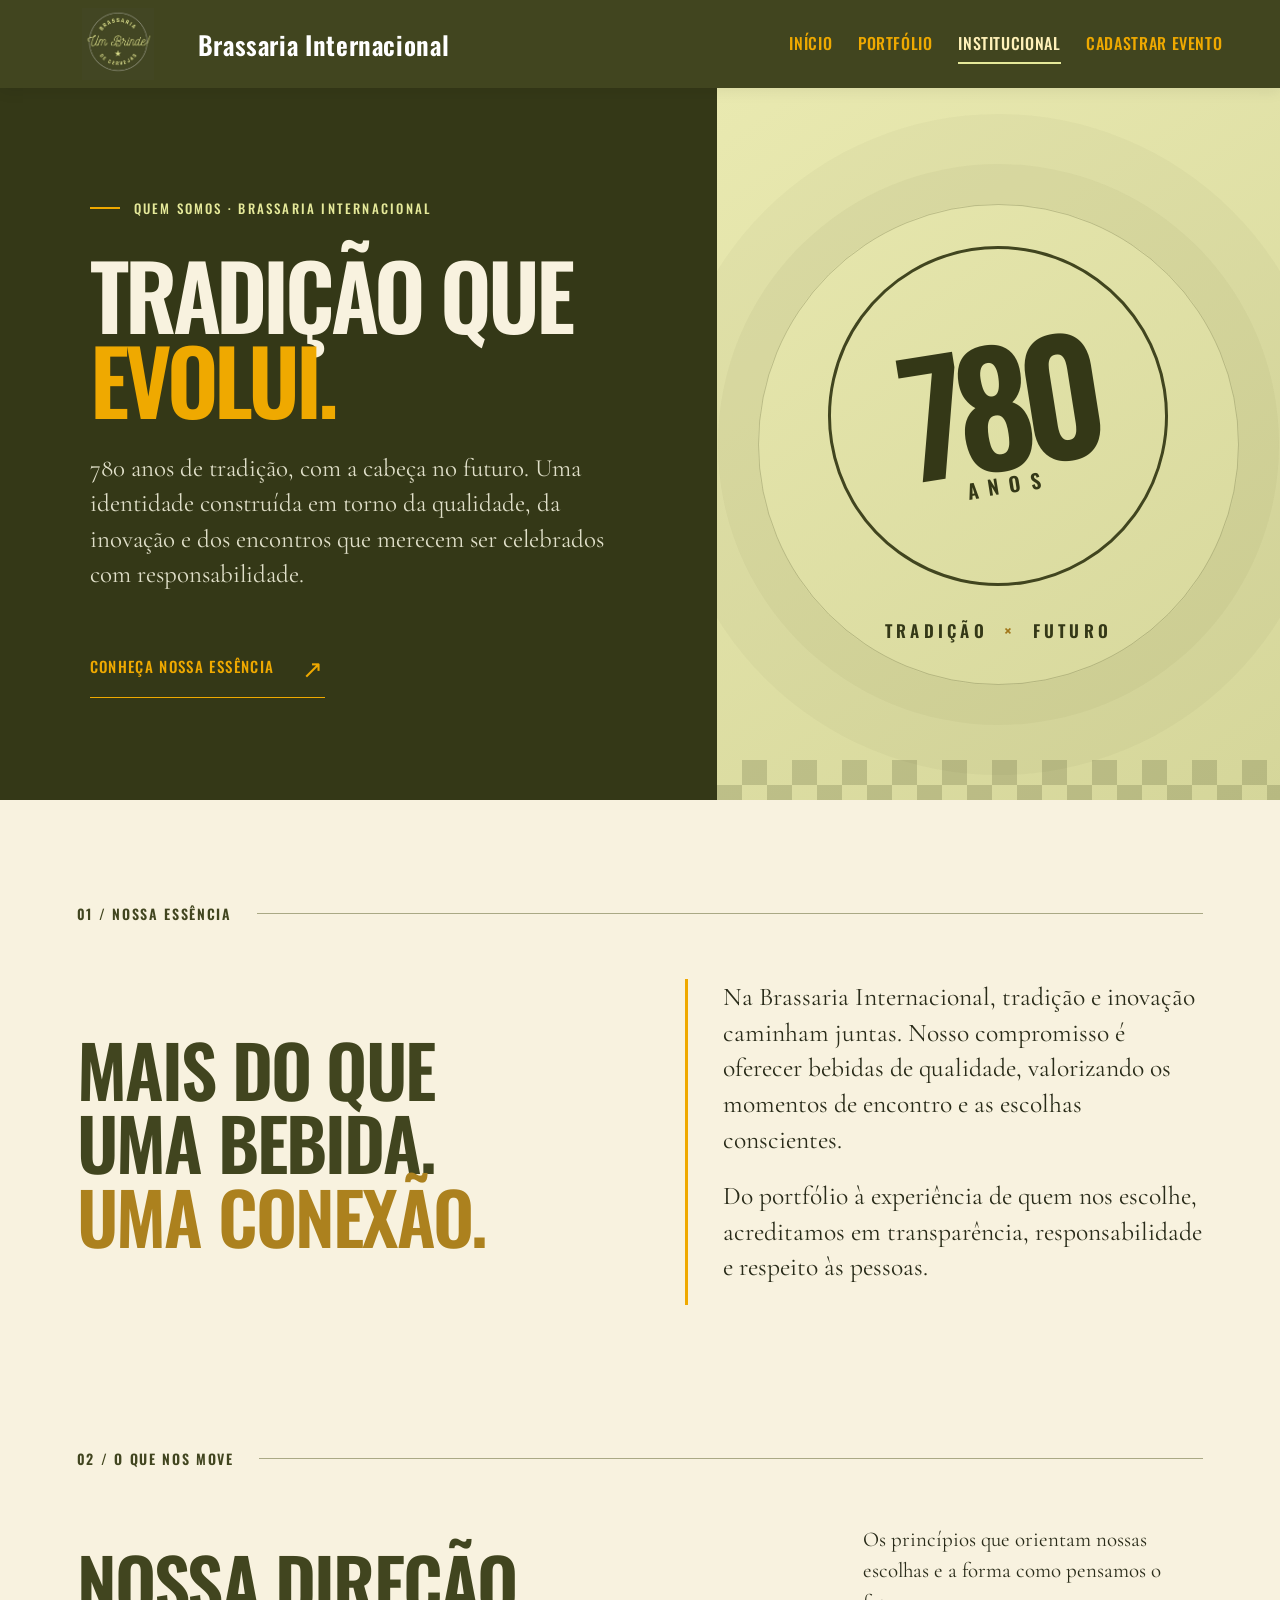
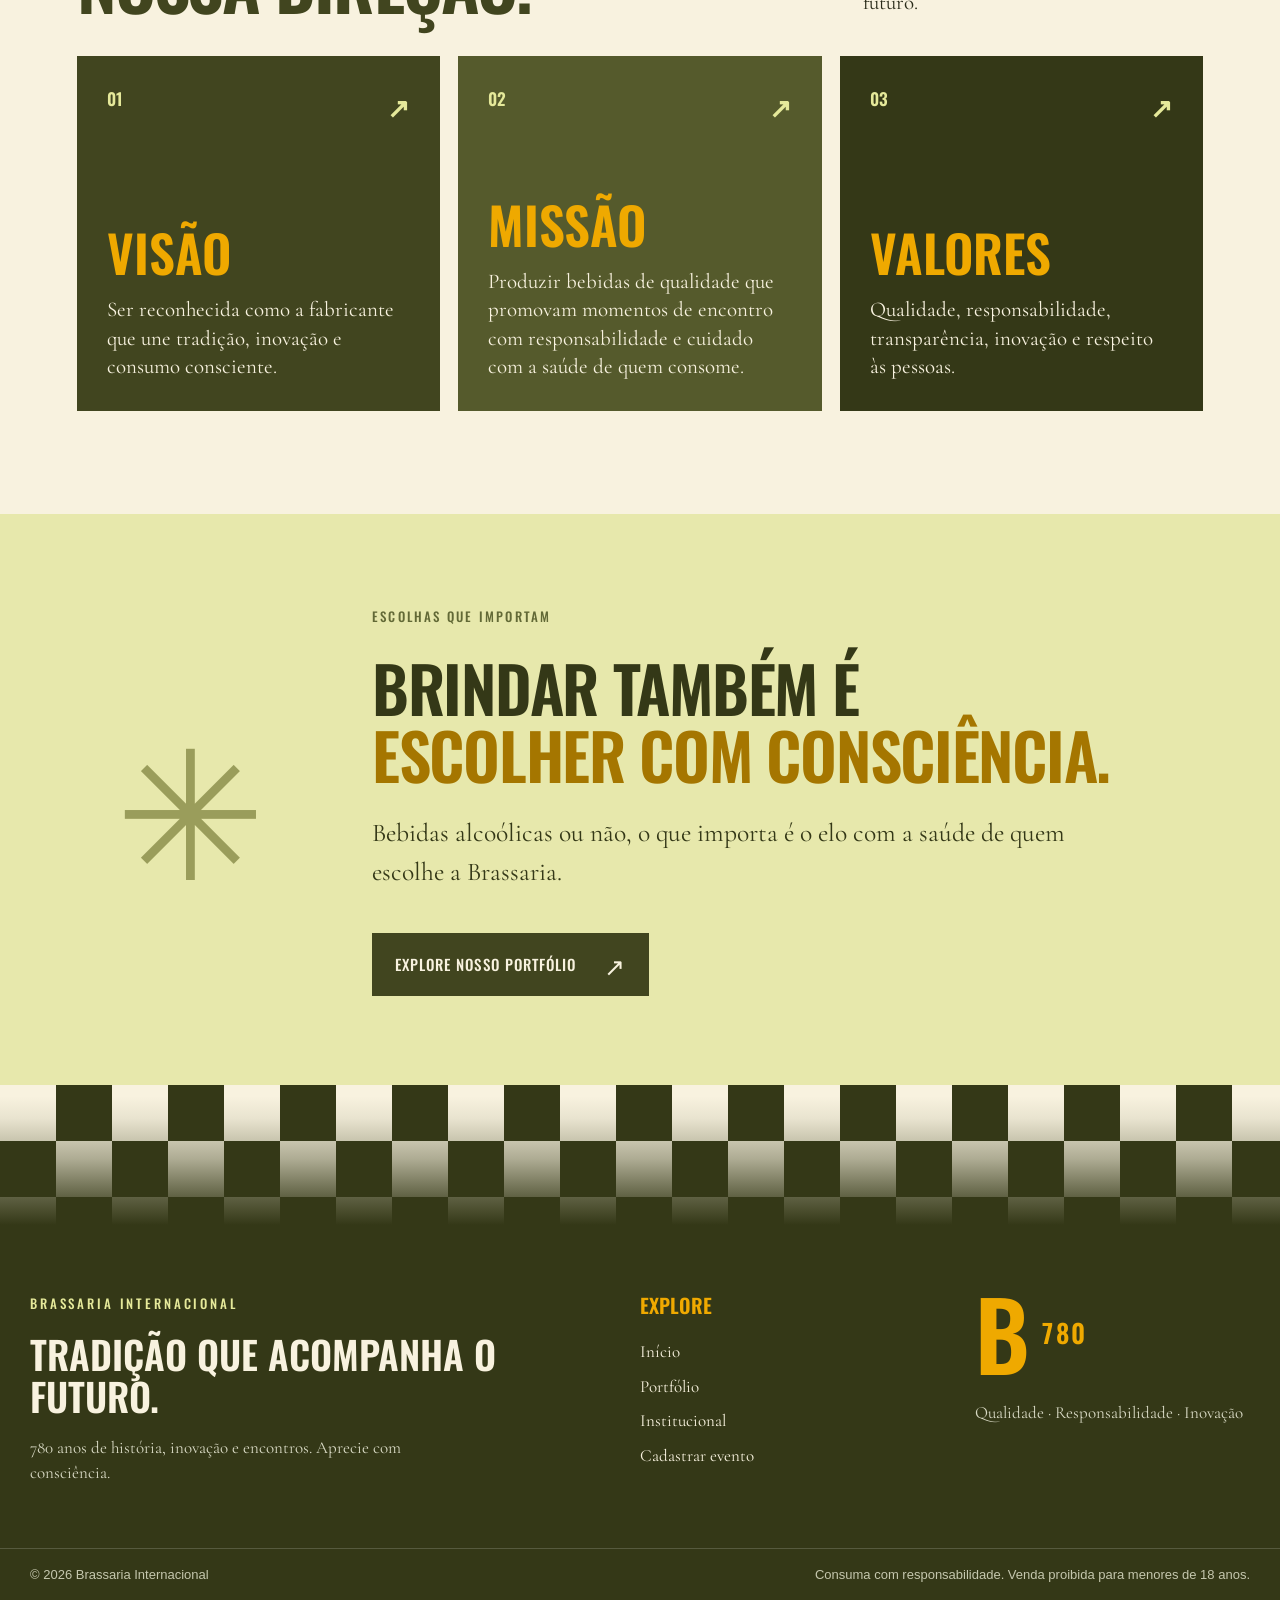
<file: src/main/resources/static/institucional.html>
<!DOCTYPE html>
<html lang="pt-BR">
<head><meta charset="UTF-8">
<meta name="viewport" content="width=device-width, initial-scale=1.0">
<meta name="theme-color" content="#41451f">
<meta name="description" content="Brassaria Internacional — 780 anos de tradição, com a cabeça no futuro.">
<title>Institucional | Brassaria Internacional</title>
<link rel="stylesheet" href="css/main.css"></head>
<body>
<header class="site-header">

    <a class="brand" href="index.html" aria-label="Brassaria Internacional - início">

        <!-- LOGO EM IMAGEM -->
        <img
            src="img/logo.jpeg"
            alt="Brassaria Internacional"
            class="brand-logo"
        >

    </a>

    <button class="menu-toggle"
        type="button"
        aria-label="Abrir menu"
        aria-expanded="false">
        ☰
    </button>
    
    <span class="brand-name">Brassaria Internacional</span>

    <nav class="main-nav" aria-label="Navegação principal">

        <a href="index.html" data-page="index.html">Início</a>

        <a href="portfolio.html" data-page="portfolio.html">Portfólio</a>

        <a href="institucional.html" data-page="institucional.html">Institucional</a>

        <a href="cadastrar-evento.html" data-page="cadastrar-evento.html">Cadastrar Evento</a>

    </nav>

</header>

<main class="institutional-page">
  <section class="institutional-hero" aria-labelledby="institucional-titulo">
    <div class="institutional-hero-content">
      <span class="institutional-kicker"><span class="kicker-line"></span> QUEM SOMOS · BRASSARIA INTERNACIONAL</span>
      <h1 id="institucional-titulo">TRADIÇÃO QUE<br><em>EVOLUI.</em></h1>
      <p>780 anos de tradição, com a cabeça no futuro. Uma identidade construída em torno da qualidade, da inovação e dos encontros que merecem ser celebrados com responsabilidade.</p>
      <a class="institutional-text-link" href="#nossa-essencia">CONHEÇA NOSSA ESSÊNCIA <span aria-hidden="true">↗</span></a>
    </div>
    <div class="institutional-hero-art" aria-hidden="true">
      <div class="institutional-art-ring"><span>780</span><small>ANOS</small></div>
      <div class="institutional-art-caption">TRADIÇÃO <span>×</span> FUTURO</div>
      <div class="institutional-art-grid"></div>
    </div>
  </section>

  <section class="institutional-manifesto" id="nossa-essencia" aria-labelledby="manifesto-titulo">
    <div class="institutional-section-label"><span>01 / NOSSA ESSÊNCIA</span><span class="institutional-rule"></span></div>
    <div class="institutional-manifesto-grid">
      <h2 id="manifesto-titulo">MAIS DO QUE<br>UMA BEBIDA.<br><span>UMA CONEXÃO.</span></h2>
      <div class="institutional-manifesto-copy">
        <p>Na Brassaria Internacional, tradição e inovação caminham juntas. Nosso compromisso é oferecer bebidas de qualidade, valorizando os momentos de encontro e as escolhas conscientes.</p>
        <p>Do portfólio à experiência de quem nos escolhe, acreditamos em transparência, responsabilidade e respeito às pessoas.</p>
      </div>
    </div>
  </section>

  <section class="institutional-pillars" aria-labelledby="pilares-titulo">
    <div class="institutional-section-label"><span>02 / O QUE NOS MOVE</span><span class="institutional-rule"></span></div>
    <div class="institutional-pillars-heading"><h2 id="pilares-titulo">NOSSA DIREÇÃO.</h2><p>Os princípios que orientam nossas escolhas e a forma como pensamos o futuro.</p></div>
    <div class="institutional-pillars-grid">
      <article class="institutional-pillar"><div class="pillar-top"><span>01</span><span aria-hidden="true">↗</span></div><h3>VISÃO</h3><p>Ser reconhecida como a fabricante que une tradição, inovação e consumo consciente.</p></article>
      <article class="institutional-pillar"><div class="pillar-top"><span>02</span><span aria-hidden="true">↗</span></div><h3>MISSÃO</h3><p>Produzir bebidas de qualidade que promovam momentos de encontro com responsabilidade e cuidado com a saúde de quem consome.</p></article>
      <article class="institutional-pillar"><div class="pillar-top"><span>03</span><span aria-hidden="true">↗</span></div><h3>VALORES</h3><p>Qualidade, responsabilidade, transparência, inovação e respeito às pessoas.</p></article>
    </div>
  </section>

  <section class="institutional-conscious" aria-labelledby="consciente-titulo">
    <div class="institutional-conscious-symbol" aria-hidden="true">✳</div>
    <div><span class="institutional-kicker">ESCOLHAS QUE IMPORTAM</span><h2 id="consciente-titulo">BRINDAR TAMBÉM É<br><em>ESCOLHER COM CONSCIÊNCIA.</em></h2><p>Bebidas alcoólicas ou não, o que importa é o elo com a saúde de quem escolhe a Brassaria.</p><a class="institutional-cta" href="portfolio.html">EXPLORE NOSSO PORTFÓLIO <span aria-hidden="true">↗</span></a></div>
  </section>
</main><footer class="site-footer">
</footer><script type="module" src="js/main.js"></script></body></html>
</file>
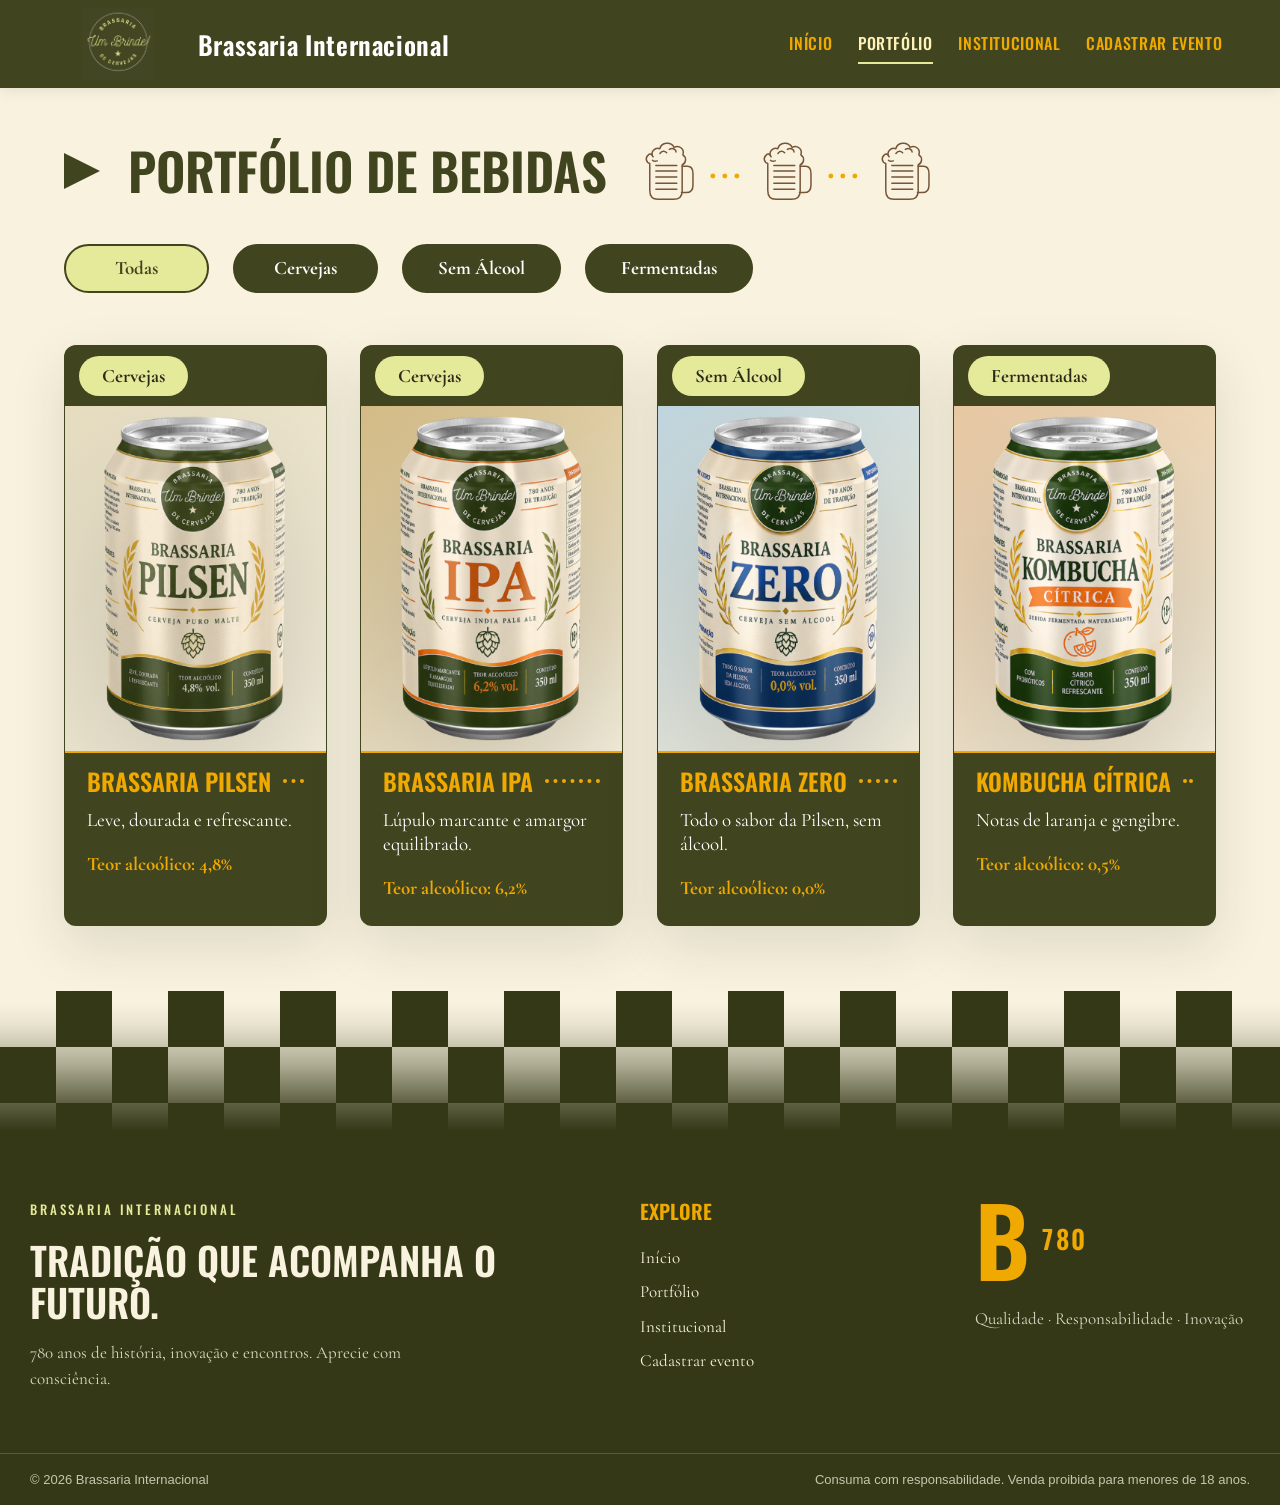
<file: src/main/resources/static/portfolio.html>
<!DOCTYPE html>
<html lang="pt-BR"><head>
<meta charset="UTF-8"><meta name="viewport" content="width=device-width, initial-scale=1.0">
<meta name="theme-color" content="#41451f"><meta name="description" content="Brassaria Internacional — 780 anos de tradição, com a cabeça no futuro.">
<title>Portfólio | Brassaria Internacional</title>
<link rel="stylesheet" href="css/main.css"></head>
<body>

<header class="site-header">

    <a class="brand" href="index.html" aria-label="Brassaria Internacional - início">

        <!-- LOGO EM IMAGEM -->
        <img
            src="img/logo.jpeg"
            alt="Brassaria Internacional"
            class="brand-logo"
        >

    </a>

    <button class="menu-toggle"
        type="button"
        aria-label="Abrir menu"
        aria-expanded="false">
        ☰
    </button>
    
    <span class="brand-name">Brassaria Internacional</span>

    <nav class="main-nav" aria-label="Navegação principal">

        <a href="index.html" data-page="index.html">Início</a>

        <a href="portfolio.html" data-page="portfolio.html">Portfólio</a>

        <a href="institucional.html" data-page="institucional.html">Institucional</a>

        <a href="cadastrar-evento.html" data-page="cadastrar-evento.html">Cadastrar Evento</a>

    </nav>

</header>
	<main>
	<section class="page-content">
	 <div class="page-heading">
	 <span class="arrow-mark">
	 </span><h1>Portfólio de bebidas</h1>
	 <div class="decor-beers"><svg class="beer-drawing" viewBox="0 0 80 100" aria-hidden="true">
	 <g fill="none" stroke="currentColor" stroke-width="2.2" stroke-linecap="round" stroke-linejoin="round">
	 <path d="M18 29c-5-7 3-15 10-12 2-10 17-11 21-2 8-4 16 3 13 11 6 4 5 12-1 15v39c0 8-5 12-13 12H25c-8 0-12-5-12-13V39c-6-2-7-9-2-13 2-2 4-2 7 3z"/><path d="M61 43h8c6 0 8 5 8 11v17c0 7-4 11-10 11h-7M22 42h31M22 50h31M22 59h31M22 68h31M22 77h31M28 24c3-4 7-4 10-1m4-5c5-3 10 0 10 4M17 34c2 2 4 2 7 1"/></g></svg><span class="ellipsis">···</span><svg class="beer-drawing" viewBox="0 0 80 100" aria-hidden="true"><g fill="none" stroke="currentColor" stroke-width="2.2" stroke-linecap="round" stroke-linejoin="round"><path d="M18 29c-5-7 3-15 10-12 2-10 17-11 21-2 8-4 16 3 13 11 6 4 5 12-1 15v39c0 8-5 12-13 12H25c-8 0-12-5-12-13V39c-6-2-7-9-2-13 2-2 4-2 7 3z"/><path d="M61 43h8c6 0 8 5 8 11v17c0 7-4 11-10 11h-7M22 42h31M22 50h31M22 59h31M22 68h31M22 77h31M28 24c3-4 7-4 10-1m4-5c5-3 10 0 10 4M17 34c2 2 4 2 7 1"/></g></svg><span class="ellipsis">···</span><svg class="beer-drawing" viewBox="0 0 80 100" aria-hidden="true"><g fill="none" stroke="currentColor" stroke-width="2.2" stroke-linecap="round" stroke-linejoin="round"><path d="M18 29c-5-7 3-15 10-12 2-10 17-11 21-2 8-4 16 3 13 11 6 4 5 12-1 15v39c0 8-5 12-13 12H25c-8 0-12-5-12-13V39c-6-2-7-9-2-13 2-2 4-2 7 3z"/><path d="M61 43h8c6 0 8 5 8 11v17c0 7-4 11-10 11h-7M22 42h31M22 50h31M22 59h31M22 68h31M22 77h31M28 24c3-4 7-4 10-1m4-5c5-3 10 0 10 4M17 34c2 2 4 2 7 1"/></g></svg></div></div>
	 <div class="filters" role="group" aria-label="Filtrar bebidas">
	  <button class="filter-btn active" type="button" data-filter="todos">Todas</button>
	  <button class="filter-btn" type="button" data-filter="cervejas">Cervejas</button>
	  <button class="filter-btn" type="button" data-filter="sem-alcool">Sem Álcool</button>
	  <button class="filter-btn" type="button" data-filter="fermentadas">Fermentadas</button>
	 </div>
	 <div class="products-grid">
	  <article class="product-card" data-category="cervejas">
	  <div class="product-category">Cervejas</div>
	  <div class="product-image product-image--pilsen"><img src="img/Pilsen.png" alt="Lata da bebida Brassaria Pilsen" loading="lazy" onerror="this.hidden=true"><span class="product-image-placeholder" aria-hidden="true">BRASSARIA<br>PILSEN</span></div>
	  <div class="product-body"><div class="product-title-row">
	  <h2 class="product-title">Brassaria Pilsen</h2>
	  <span class="product-dots"></span>
	  </div><p>Leve, dourada e refrescante.</p>
	  <div class="alcohol">Teor alcoólico: 4,8%</div>
	  </div>
	  </article>
	  <article class="product-card" data-category="cervejas">
	  <div class="product-category">Cervejas</div>
	  <div class="product-image product-image--ipa"><img src="img/IPA.png" alt="Lata da bebida Brassaria Ipa" loading="lazy" onerror="this.hidden=true"><span class="product-image-placeholder" aria-hidden="true">BRASSARIA<br>IPA</span></div>
	  <div class="product-body">
	  <div class="product-title-row">
	  <h2 class="product-title">Brassaria IPA</h2>
	  <span class="product-dots"></span>
	  </div><p>Lúpulo marcante e amargor equilibrado.</p>
	  <div class="alcohol">Teor alcoólico: 6,2%</div></div>
	  </article>
	  <article class="product-card" data-category="sem-alcool">
	  <div class="product-category">Sem Álcool</div>
	  <div class="product-image product-image--zero"><img src="img/Zero.png" alt="Lata da bebida Brassaria Zero" loading="lazy" onerror="this.hidden=true"><span class="product-image-placeholder" aria-hidden="true">BRASSARIA<br>ZERO</span></div>
	  <div class="product-body"><div class="product-title-row">
	  <h2 class="product-title">Brassaria Zero</h2>
	  <span class="product-dots"></span></div>
	  <p>Todo o sabor da Pilsen, sem álcool.</p>
	  <div class="alcohol">Teor alcoólico: 0,0%</div></div></article>
	  <article class="product-card" data-category="fermentadas">
	  <div class="product-category">Fermentadas</div>
	  <div class="product-image product-image--kombucha"><img src="img/Kombucha.png" alt="Lata da bebida Brassaria Kombucha" loading="lazy" onerror="this.hidden=true"><span class="product-image-placeholder" aria-hidden="true">BRASSARIA<br>KOMBUCHA</span></div>
	  <div class="product-body"><div class="product-title-row">
	  <h2 class="product-title">Kombucha Cítrica</h2>
	  <span class="product-dots"></span></div>
	  <p>Notas de laranja e gengibre.</p>
	  <div class="alcohol">Teor alcoólico: 0,5%</div>
	  </div></article>
	 </div>
	</section>
	</main><footer class="site-footer">
	</footer><script type="module" src="js/main.js"></script></body></html>
</file>
<file: src/main/resources/static/css/main.css>
/* ==========================================================
   BRASSARIA INTERNACIONAL — ponto de entrada do CSS
   Os HTMLs carregam somente este arquivo.
   ATENÇÃO À ORDEM: o CSS é uma cascata. Regras posteriores vencem as
   anteriores quando têm a mesma especificidade. Não reordene os imports
   sem testar as páginas.
   ========================================================== */

@import url('https://fonts.googleapis.com/css2?family=Cormorant+Garamond:wght@400;500;600;700&family=Oswald:wght@400;500;600;700&display=swap');

/* base */
@import url('base/variables.css');
@import url('base/reset.css');
@import url('base/accessibility.css');
/* layout */
@import url('layout/header.css');
@import url('layout/footer.css');
@import url('layout/page.css');
/* components */
@import url('components/buttons.css');
@import url('components/decor.css');
@import url('components/event-search.css');
@import url('components/event-card.css');
@import url('components/event-pagination.css');
@import url('components/event-form.css');
@import url('components/carousel.css');
@import url('components/age-gate.css');
/* pages */
@import url('pages/home.css');
@import url('pages/portfolio.css');
@import url('pages/institucional.css');
/* legacy */
@import url('legacy/legado.css');
</file>
